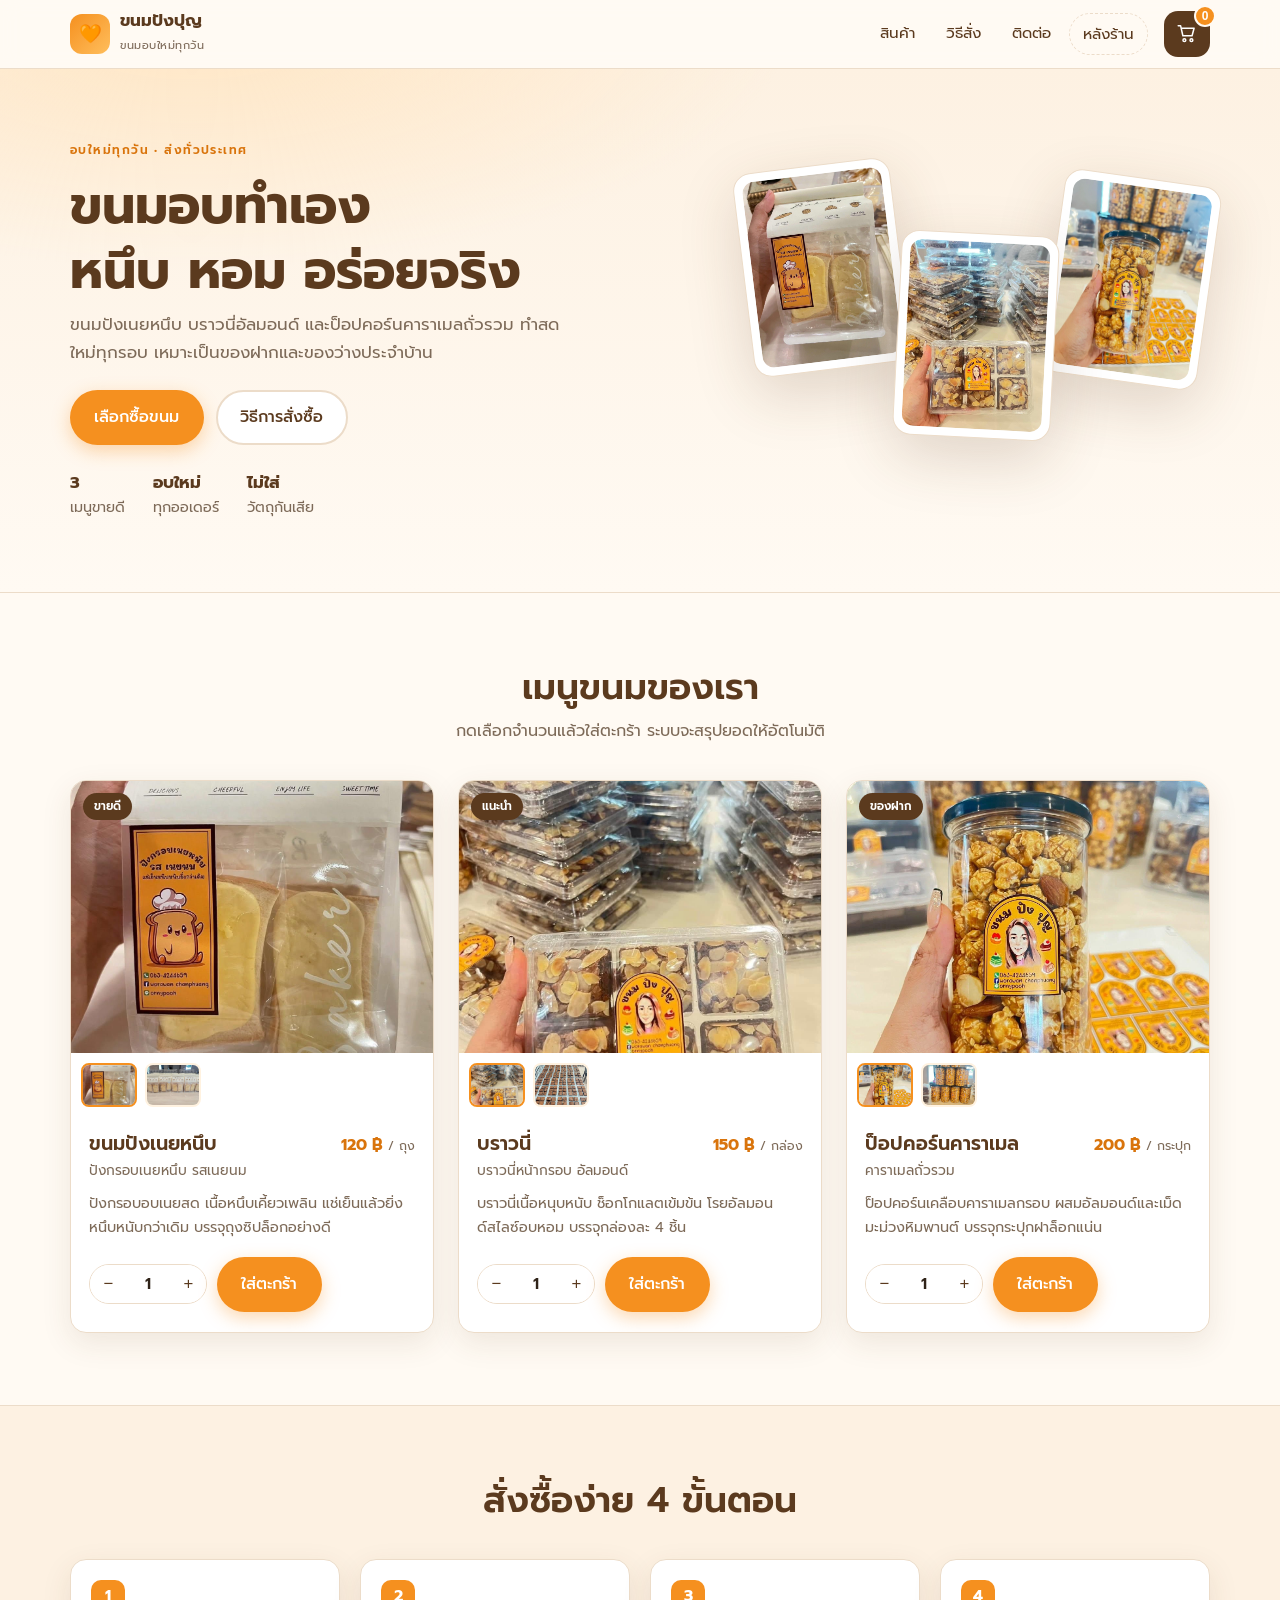
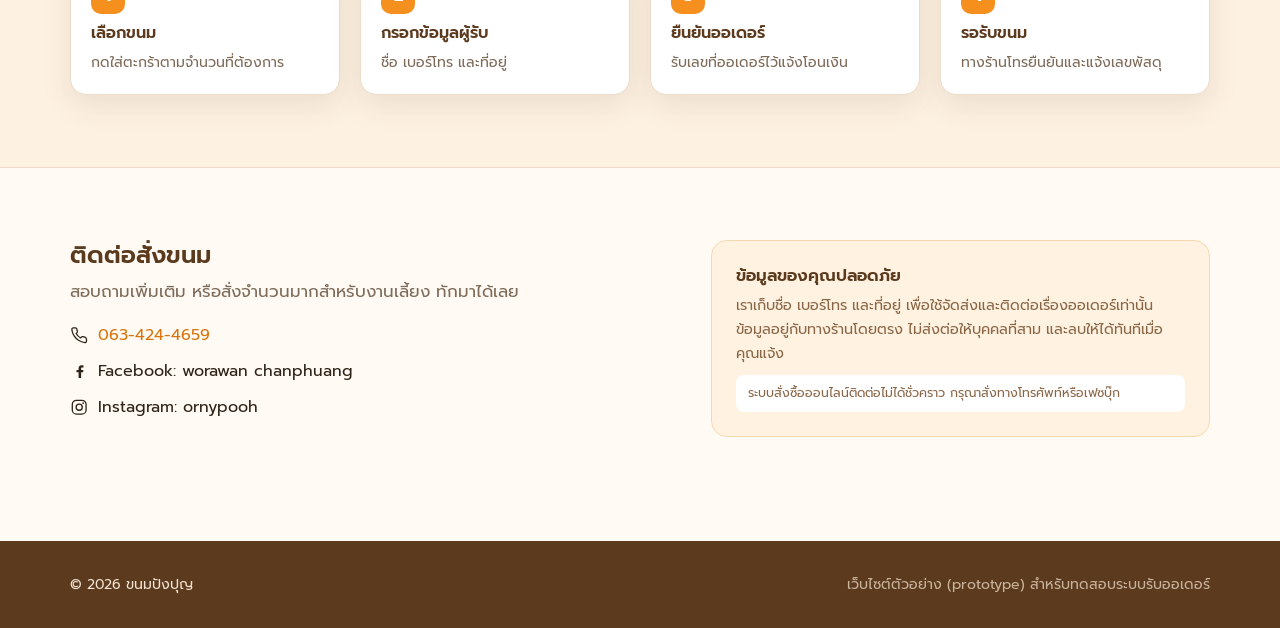
<file: index.html>
<!DOCTYPE html>
<html lang="th">
<head>
  <meta charset="UTF-8" />
  <meta name="viewport" content="width=device-width, initial-scale=1.0" />
  <title>ขนมปังปุญ | ขนมปังเนยหนึบ บราวนี่ ป็อปคอร์นคาราเมล</title>
  <meta name="description" content="สั่งขนมอบใหม่ทุกวัน ขนมปังเนยหนึบ บราวนี่อัลมอนด์ ป็อปคอร์นคาราเมล ส่งทั่วประเทศ" />
  <link rel="preconnect" href="https://fonts.googleapis.com" />
  <link rel="preconnect" href="https://fonts.gstatic.com" crossorigin />
  <link href="https://fonts.googleapis.com/css2?family=Prompt:wght@300;400;500;600;700&display=swap" rel="stylesheet" />
  <link rel="stylesheet" href="css/style.css" />
</head>
<body>
  <a class="skip-link" href="#products">ข้ามไปที่รายการสินค้า</a>

  <header class="site-header">
    <div class="container header-inner">
      <a class="brand" href="#top">
        <span class="brand-mark" aria-hidden="true">🧡</span>
        <span class="brand-text">
          <strong>ขนมปังปุญ</strong>
          <small>ขนมอบใหม่ทุกวัน</small>
        </span>
      </a>

      <nav class="site-nav" aria-label="เมนูหลัก">
        <a href="#products">สินค้า</a>
        <a href="#howto">วิธีสั่ง</a>
        <a href="#contact">ติดต่อ</a>
        <a href="admin.html" class="nav-admin">หลังร้าน</a>
      </nav>

      <button class="cart-button" id="cartButton" aria-label="เปิดตะกร้าสินค้า">
        <svg class="icon" viewBox="0 0 24 24" aria-hidden="true" focusable="false">
          <path d="M2.5 3h2.7l2.6 11.5h10.4l2.3-8.5H6.2" />
          <circle cx="9.5" cy="19.5" r="1.6" />
          <circle cx="17.5" cy="19.5" r="1.6" />
        </svg>
        <span class="cart-count" id="cartCount" aria-live="polite">0</span>
      </button>
    </div>
  </header>

  <main id="top">
    <section class="hero">
      <div class="container hero-inner">
        <div class="hero-copy">
          <p class="eyebrow">อบใหม่ทุกวัน • ส่งทั่วประเทศ</p>
          <h1>ขนมอบทำเอง<br />หนึบ หอม อร่อยจริง</h1>
          <p class="lead">
            ขนมปังเนยหนึบ บราวนี่อัลมอนด์ และป็อปคอร์นคาราเมลถั่วรวม
            ทำสดใหม่ทุกรอบ เหมาะเป็นของฝากและของว่างประจำบ้าน
          </p>
          <div class="hero-actions">
            <a class="btn btn-primary" href="#products">เลือกซื้อขนม</a>
            <a class="btn btn-ghost" href="#howto">วิธีการสั่งซื้อ</a>
          </div>
          <ul class="hero-points">
            <li><strong>3</strong> เมนูขายดี</li>
            <li><strong>อบใหม่</strong> ทุกออเดอร์</li>
            <li><strong>ไม่ใส่</strong> วัตถุกันเสีย</li>
          </ul>
        </div>

        <div class="hero-art" id="heroArt" aria-hidden="true"></div>
      </div>
    </section>

    <section id="products" class="section">
      <div class="container">
        <header class="section-head">
          <h2>เมนูขนมของเรา</h2>
          <p>กดเลือกจำนวนแล้วใส่ตะกร้า ระบบจะสรุปยอดให้อัตโนมัติ</p>
        </header>

        <div class="product-grid" id="productGrid">
        </div>
      </div>
    </section>

    <section id="howto" class="section section-alt">
      <div class="container">
        <header class="section-head">
          <h2>สั่งซื้อง่าย 4 ขั้นตอน</h2>
        </header>
        <ol class="steps">
          <li><span class="step-no">1</span><h3>เลือกขนม</h3><p>กดใส่ตะกร้าตามจำนวนที่ต้องการ</p></li>
          <li><span class="step-no">2</span><h3>กรอกข้อมูลผู้รับ</h3><p>ชื่อ เบอร์โทร และที่อยู่</p></li>
          <li><span class="step-no">3</span><h3>ยืนยันออเดอร์</h3><p>รับเลขที่ออเดอร์ไว้แจ้งโอนเงิน</p></li>
          <li><span class="step-no">4</span><h3>รอรับขนม</h3><p>ทางร้านโทรยืนยันและแจ้งเลขพัสดุ</p></li>
        </ol>
      </div>
    </section>

    <section id="contact" class="section">
      <div class="container contact-grid">
        <div>
          <h2>ติดต่อสั่งขนม</h2>
          <p class="lead">สอบถามเพิ่มเติม หรือสั่งจำนวนมากสำหรับงานเลี้ยง ทักมาได้เลย</p>
          <ul class="contact-list">
            <li>
              <svg class="icon" viewBox="0 0 24 24" aria-hidden="true" focusable="false">
                <path d="M21.5 16.9v2.8a1.9 1.9 0 0 1-2.1 1.9 19 19 0 0 1-8.3-3 18.7 18.7 0 0 1-5.7-5.7 19 19 0 0 1-3-8.4A1.9 1.9 0 0 1 4.3 2.5h2.8a1.9 1.9 0 0 1 1.9 1.6c.1.9.3 1.7.6 2.5a1.9 1.9 0 0 1-.4 2L8 9.8a15.4 15.4 0 0 0 5.8 5.8l1.2-1.2a1.9 1.9 0 0 1 2-.4c.8.3 1.6.5 2.5.6a1.9 1.9 0 0 1 1.6 1.9z" />
              </svg>
              <a href="tel:0634244659">063-424-4659</a>
            </li>
            <li>
              <svg class="icon" viewBox="0 0 24 24" aria-hidden="true" focusable="false">
                <path d="M14.5 21v-7.5h2.6l.4-3h-3V8.6c0-.9.3-1.4 1.5-1.4h1.6V4.5c-.3 0-1.3-.1-2.4-.1-2.4 0-4 1.4-4 4v2.1H8.5v3h2.7V21z" />
              </svg>
              Facebook: worawan chanphuang
            </li>
            <li>
              <svg class="icon" viewBox="0 0 24 24" aria-hidden="true" focusable="false">
                <rect x="3" y="3" width="18" height="18" rx="5.5" />
                <circle cx="12" cy="12" r="4" />
                <circle cx="17.2" cy="6.8" r="1.1" class="icon-dot" />
              </svg>
              Instagram: ornypooh
            </li>
          </ul>
        </div>
        <div class="notice-card">
          <h3>ข้อมูลของคุณปลอดภัย</h3>
          <p>
            เราเก็บชื่อ เบอร์โทร และที่อยู่ เพื่อใช้จัดส่งและติดต่อเรื่องออเดอร์เท่านั้น
            ข้อมูลอยู่กับทางร้านโดยตรง ไม่ส่งต่อให้บุคคลที่สาม
            และลบให้ได้ทันทีเมื่อคุณแจ้ง
          </p>
          <p class="mode-note" id="modeNote">กำลังตรวจสอบการเชื่อมต่อ…</p>
        </div>
      </div>
    </section>
  </main>

  <footer class="site-footer">
    <div class="container footer-inner">
      <p>© <span id="year"></span> ขนมปังปุญ</p>
      <p class="footer-note">เว็บไซต์ตัวอย่าง (prototype) สำหรับทดสอบระบบรับออเดอร์</p>
    </div>
  </footer>

  <div class="overlay" id="overlay" hidden></div>

  <aside class="cart-drawer" id="cartDrawer" aria-label="ตะกร้าสินค้า" aria-hidden="true">
    <header class="drawer-head">
      <h2>ตะกร้าของคุณ</h2>
      <button class="icon-btn" id="closeCart" aria-label="ปิดตะกร้า">
        <svg class="icon" viewBox="0 0 24 24" aria-hidden="true" focusable="false">
          <path d="M6 6l12 12M18 6L6 18" />
        </svg>
      </button>
    </header>

    <div class="drawer-body" id="cartItems">
    </div>

    <footer class="drawer-foot">
      <dl class="summary">
        <div><dt>จำนวนสินค้า</dt><dd id="sumCount">-</dd></div>
        <div class="summary-total"><dt>ยอดที่ต้องจ่าย</dt><dd id="sumTotal">0 ฿</dd></div>
      </dl>
      <button class="btn btn-primary btn-block" id="goCheckout" disabled>สั่งซื้อ / กรอกข้อมูลจัดส่ง</button>
    </footer>
  </aside>

  <div class="modal" id="checkoutModal" role="dialog" aria-modal="true" aria-labelledby="checkoutTitle" hidden>
    <div class="modal-card">
      <header class="modal-head">
        <h2 id="checkoutTitle">ข้อมูลผู้สั่งและการจัดส่ง</h2>
        <button class="icon-btn" id="closeCheckout" aria-label="ปิดหน้าต่าง">
          <svg class="icon" viewBox="0 0 24 24" aria-hidden="true" focusable="false">
            <path d="M6 6l12 12M18 6L6 18" />
          </svg>
        </button>
      </header>

      <form id="checkoutForm" class="modal-body" novalidate>
        <p class="offline-warn" id="offlineWarn" hidden>
          ขณะนี้ระบบสั่งซื้อออนไลน์ติดต่อไม่ได้ กรุณาโทร
          <a href="tel:0634244659">063-424-4659</a> หรือทักเฟซบุ๊ก worawan chanphuang
          เพื่อสั่งขนมได้เลย
        </p>

        <div class="field">
          <label for="fName">ชื่อ-นามสกุล ผู้รับ <span class="req">*</span></label>
          <input id="fName" name="name" type="text" autocomplete="name" required />
          <p class="error" data-error-for="fName"></p>
        </div>

        <div class="field-row">
          <div class="field">
            <label for="fPhone">เบอร์โทร <span class="req">*</span></label>
            <input id="fPhone" name="phone" type="tel" inputmode="tel" autocomplete="tel"
                   placeholder="0812345678" required />
            <p class="error" data-error-for="fPhone"></p>
          </div>
          <div class="field">
            <label for="fEmail">อีเมล (ไม่บังคับ)</label>
            <input id="fEmail" name="email" type="email" autocomplete="email" />
            <p class="error" data-error-for="fEmail"></p>
          </div>
        </div>

        <div class="field" id="addressField">
          <label for="fAddress">ที่อยู่ <span class="req">*</span></label>
          <textarea id="fAddress" name="address" rows="3" autocomplete="street-address" required
                    placeholder="บ้านเลขที่ ถนน แขวง/ตำบล เขต/อำเภอ จังหวัด รหัสไปรษณีย์"></textarea>
          <p class="error" data-error-for="fAddress"></p>
        </div>

        <fieldset class="field">
          <legend>วิธีชำระเงิน <span class="req">*</span></legend>
          <div class="radio-list">
            <label class="radio">
              <input type="radio" name="payment" value="promptpay" checked />
              <span><strong>โอนเงิน / พร้อมเพย์</strong><small>063-424-4659 แจ้งสลิปหลังสั่ง</small></span>
            </label>
            <label class="radio">
              <input type="radio" name="payment" value="cod" />
              <span><strong>เก็บเงินปลายทาง</strong><small>จ่ายตอนได้รับของ</small></span>
            </label>
          </div>
        </fieldset>

        <div class="field">
          <label for="fNote">หมายเหตุถึงร้าน (ไม่บังคับ)</label>
          <textarea id="fNote" name="note" rows="2" placeholder="เช่น ขอส่งวันศุกร์ / ไม่ใส่ถั่ว"></textarea>
        </div>

        <label class="checkbox">
          <input type="checkbox" id="fConsent" required />
          <span>ยินยอมให้ร้านเก็บชื่อ เบอร์โทร และที่อยู่ เพื่อใช้จัดส่งและติดต่อเรื่องออเดอร์ <span class="req">*</span></span>
        </label>
        <p class="error" data-error-for="fConsent"></p>

        <div class="order-recap" id="orderRecap"></div>

        <p class="error error-form" id="formError"></p>

        <button type="submit" class="btn btn-primary btn-block" id="submitOrder">ยืนยันสั่งซื้อ</button>
        <button type="button" class="btn btn-ghost btn-block" id="copyFallback" hidden>
          คัดลอกรายละเอียดไปส่งทางแชต
        </button>
      </form>
    </div>
  </div>

  <div class="modal" id="successModal" role="dialog" aria-modal="true" aria-labelledby="successTitle" hidden>
    <div class="modal-card modal-card-sm">
      <div class="success-body">
        <div class="success-icon" aria-hidden="true">
          <svg viewBox="0 0 24 24" focusable="false">
            <circle cx="12" cy="12" r="9.5" />
            <path d="M7.5 12.4l3.2 3.2 5.8-6.6" />
          </svg>
        </div>
        <h2 id="successTitle">รับออเดอร์แล้ว ขอบคุณค่ะ</h2>
        <p class="order-id" id="successOrderId"></p>
        <div class="success-detail" id="successDetail"></div>
        <div class="success-actions">
          <button class="btn btn-ghost" id="copyOrder">คัดลอกรายละเอียด</button>
          <button class="btn btn-primary" id="closeSuccess">เรียบร้อย</button>
        </div>
      </div>
    </div>
  </div>

  <div class="toast" id="toast" role="status" aria-live="polite" hidden></div>

  <script src="js/config.js"></script>
  <script src="js/products.js"></script>
  <script src="js/store.js"></script>
  <script src="js/shop.js"></script>
</body>
</html>
</file>
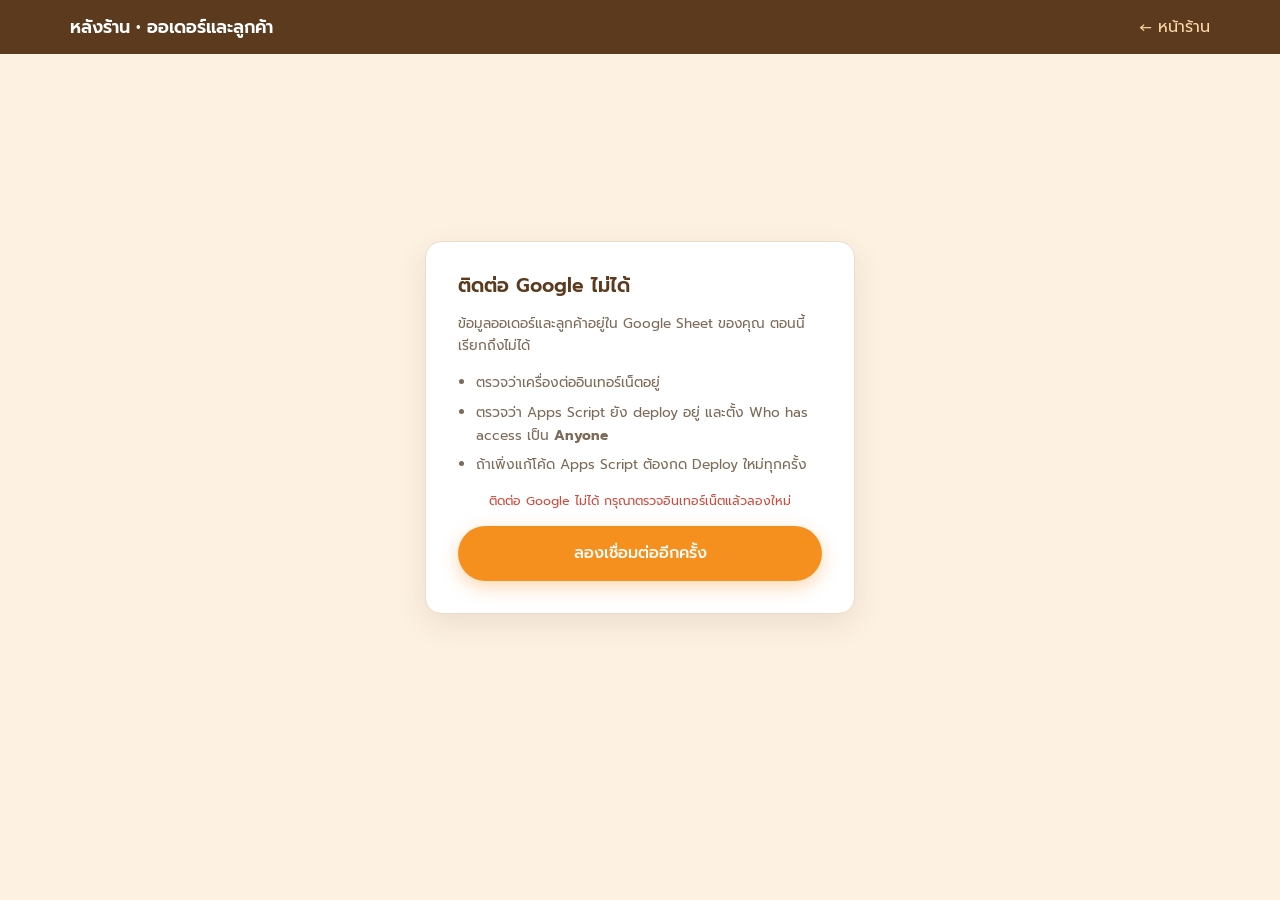
<file: admin.html>
<!DOCTYPE html>
<html lang="th">
<head>
  <meta charset="UTF-8" />
  <meta name="viewport" content="width=device-width, initial-scale=1.0" />
  <title>หลังร้าน | ขนมปังปุญ</title>
  <meta name="robots" content="noindex, nofollow" />
  <meta name="referrer" content="same-origin" />
  <link rel="preconnect" href="https://fonts.googleapis.com" />
  <link rel="preconnect" href="https://fonts.gstatic.com" crossorigin />
  <link href="https://fonts.googleapis.com/css2?family=Prompt:wght@300;400;500;600;700&display=swap" rel="stylesheet" />
  <link rel="stylesheet" href="css/style.css" />
</head>
<body class="admin-body">
  <header class="admin-header">
    <div class="container">
      <h1>หลังร้าน • ออเดอร์และลูกค้า</h1>
      <span class="spacer"></span>
      <span class="user-chip" id="userChip" hidden>
        <svg class="icon" viewBox="0 0 24 24" aria-hidden="true" focusable="false">
          <path d="M20 21v-1.8a4 4 0 0 0-4-4H8a4 4 0 0 0-4 4V21" />
          <circle cx="12" cy="7.5" r="3.8" />
        </svg>
        <strong id="userName"></strong>
      </span>
      <button class="btn btn-ghost btn-sm" id="logoutBtn" hidden>ออกจากระบบ</button>
      <a href="index.html" id="backLink">← หน้าร้าน</a>
    </div>
  </header>

  <section class="auth-screen" id="loadingScreen">
    <div class="auth-card">
      <p class="auth-loading">กำลังตรวจสอบสิทธิ์…</p>
    </div>
  </section>

  <section class="auth-screen" id="configScreen" hidden>
    <div class="auth-card">
      <span class="auth-badge">ต้องตั้งค่าก่อนใช้</span>
      <h2>ยังไม่ได้เชื่อมกับ Google Sheet</h2>
      <p class="auth-note">
        เว็บนี้เก็บข้อมูลไว้ใน Google Sheet ของคุณ ผ่าน Google Apps Script
        ต้องนำลิงก์ Web app มาใส่ในไฟล์ <code>js/config.js</code> ก่อน
      </p>
      <pre class="code-block">window.KHANOM_CONFIG = {
  apiUrl: 'https://script.google.com/macros/s/xxxx/exec'
};</pre>
      <p class="auth-note">
        ขั้นตอนละเอียดอยู่ในไฟล์ <code>apps-script/SETUP.md</code> ทำครั้งเดียวจบ
      </p>
      <button class="btn btn-primary btn-block" id="retryBtn2">ตั้งค่าแล้ว ลองอีกครั้ง</button>
    </div>
  </section>

  <section class="auth-screen" id="offlineScreen" hidden>
    <div class="auth-card">
      <h2>ติดต่อ Google ไม่ได้</h2>
      <p class="auth-note">
        ข้อมูลออเดอร์และลูกค้าอยู่ใน Google Sheet ของคุณ ตอนนี้เรียกถึงไม่ได้
      </p>
      <ul class="info-list">
        <li>ตรวจว่าเครื่องต่ออินเทอร์เน็ตอยู่</li>
        <li>ตรวจว่า Apps Script ยัง deploy อยู่ และตั้ง Who has access เป็น <strong>Anyone</strong></li>
        <li>ถ้าเพิ่งแก้โค้ด Apps Script ต้องกด Deploy ใหม่ทุกครั้ง</li>
      </ul>
      <p class="error error-form" id="offlineDetail"></p>
      <button class="btn btn-primary btn-block" id="retryBtn">ลองเชื่อมต่ออีกครั้ง</button>
    </div>
  </section>

  <section class="auth-screen" id="setupScreen" hidden>
    <form class="auth-card" id="setupForm" novalidate autocomplete="off">
      <span class="auth-badge">ตั้งค่าครั้งแรก</span>
      <h2>สร้างบัญชีผู้ดูแลร้าน</h2>
      <p class="auth-note">
        ยังไม่มีบัญชีในระบบ ตั้งชื่อผู้ใช้และรหัสผ่านของคุณเพื่อใช้เข้าหลังร้าน
        รหัสผ่านถูกเก็บแบบเข้ารหัสทางเดียว (PBKDF2-SHA256) ไว้ใน Script Properties
        ของ Apps Script ไม่ได้อยู่ใน Google Sheet และไม่ได้อยู่ในโค้ดบน GitHub
      </p>
      <p class="auth-note auth-warn">
        ทำขั้นนี้ทันทีหลัง deploy เพราะระหว่างที่ยังไม่มีบัญชี
        ใครที่รู้ลิงก์เว็บสามารถชิงตั้งบัญชีก่อนได้
      </p>

      <div class="field">
        <label for="setupUser">ชื่อผู้ใช้</label>
        <input type="text" id="setupUser" autocomplete="username" placeholder="เช่น worawan" required />
        <p class="field-hint">ยาว 3-40 ตัว ใช้ a-z 0-9 . _ - เท่านั้น</p>
      </div>

      <div class="field">
        <label for="setupPass">รหัสผ่าน</label>
        <input type="password" id="setupPass" autocomplete="new-password" required />
        <p class="field-hint">อย่างน้อย 8 ตัว มีทั้งตัวอักษรและตัวเลข</p>
      </div>

      <div class="field">
        <label for="setupPass2">ยืนยันรหัสผ่าน</label>
        <input type="password" id="setupPass2" autocomplete="new-password" required />
      </div>

      <p class="error error-form" id="setupError"></p>
      <button type="submit" class="btn btn-primary btn-block" id="setupSubmit">สร้างบัญชีและเข้าใช้งาน</button>
      <p class="auth-note">
        ถ้าลืมรหัส เปิดหน้า Apps Script แล้วสั่ง Run ฟังก์ชัน
        <code>resetAdminAccount</code> เพื่อตั้งใหม่ ออเดอร์ใน Sheet ไม่หาย
      </p>
    </form>
  </section>

  <section class="auth-screen" id="loginScreen" hidden>
    <form class="auth-card" id="loginForm" novalidate>
      <div class="auth-logo" aria-hidden="true">🧡</div>
      <h2>เข้าสู่ระบบหลังร้าน</h2>
      <p class="auth-note">สำหรับเจ้าของร้านเท่านั้น</p>

      <div class="field">
        <label for="loginUser">ชื่อผู้ใช้</label>
        <input type="text" id="loginUser" autocomplete="username" required />
      </div>

      <div class="field">
        <label for="loginPass">รหัสผ่าน</label>
        <div class="password-wrap">
          <input type="password" id="loginPass" autocomplete="current-password" required />
          <button type="button" class="peek-btn" id="peekPass" aria-label="แสดงรหัสผ่าน">
            <svg class="icon" viewBox="0 0 24 24" aria-hidden="true" focusable="false">
              <path d="M2 12s3.6-6.5 10-6.5S22 12 22 12s-3.6 6.5-10 6.5S2 12 2 12z" />
              <circle cx="12" cy="12" r="2.8" />
            </svg>
          </button>
        </div>
      </div>

      <p class="error error-form" id="loginError"></p>
      <button type="submit" class="btn btn-primary btn-block" id="loginSubmit">เข้าสู่ระบบ</button>
      <p class="auth-note">ลองรหัสผิดเกิน 8 ครั้งจะถูกพักการล็อกอิน 15 นาที</p>
    </form>
  </section>

  <main class="container" id="adminMain" hidden style="padding-block:1.5rem 3rem">
    <div class="stat-grid">
      <div class="stat"><p class="stat-label">ออเดอร์ทั้งหมด</p><p class="stat-value" id="statOrders">0</p></div>
      <div class="stat"><p class="stat-label">ยอดขายรวม</p><p class="stat-value" id="statRevenue">0 ฿</p></div>
      <div class="stat"><p class="stat-label">ลูกค้าทั้งหมด</p><p class="stat-value" id="statCustomers">0</p></div>
      <div class="stat"><p class="stat-label">รอดำเนินการ</p><p class="stat-value" id="statPending">0</p></div>
    </div>

    <div class="admin-tabs" role="tablist">
      <button class="admin-tab" role="tab" id="tabOrders" aria-selected="true" aria-controls="panelOrders">ออเดอร์</button>
      <button class="admin-tab" role="tab" id="tabCustomers" aria-selected="false" aria-controls="panelCustomers">ลูกค้า</button>
      <button class="admin-tab" role="tab" id="tabProducts" aria-selected="false" aria-controls="panelProducts">ยอดตามสินค้า</button>
      <button class="admin-tab" role="tab" id="tabAccount" aria-selected="false" aria-controls="panelAccount">บัญชีของฉัน</button>
    </div>

    <section id="panelOrders" role="tabpanel" aria-labelledby="tabOrders">
      <div class="toolbar">
        <input type="search" id="orderSearch" placeholder="ค้นหา เลขออเดอร์ / ชื่อ / เบอร์โทร" aria-label="ค้นหาออเดอร์" />
        <select id="statusFilter" aria-label="กรองตามสถานะ">
          <option value="">ทุกสถานะ</option>
          <option value="new">ใหม่</option>
          <option value="paid">ชำระแล้ว</option>
          <option value="shipped">ส่งแล้ว</option>
          <option value="done">เสร็จสิ้น</option>
          <option value="cancelled">ยกเลิก</option>
        </select>
        <span class="spacer"></span>
        <button class="btn btn-ghost btn-sm" id="refreshBtn">โหลดใหม่</button>
        <button class="btn btn-ghost btn-sm" id="exportOrders">ส่งออก CSV</button>
      </div>

      <div class="table-wrap">
        <table>
          <thead>
            <tr>
              <th>เลขออเดอร์</th>
              <th>วันที่</th>
              <th>ลูกค้า</th>
              <th>รายการ</th>
              <th class="num">จำนวน</th>
              <th class="num">ยอดที่ต้องจ่าย</th>
              <th>วิธีชำระ</th>
              <th>สถานะ</th>
              <th>จัดการ</th>
            </tr>
          </thead>
          <tbody id="orderRows">
            <tr><td colspan="9" class="empty-row">กำลังโหลด…</td></tr>
          </tbody>
        </table>
      </div>
    </section>

    <section id="panelCustomers" role="tabpanel" aria-labelledby="tabCustomers" hidden>
      <div class="toolbar">
        <input type="search" id="customerSearch" placeholder="ค้นหา ชื่อ / เบอร์โทร" aria-label="ค้นหาลูกค้า" />
        <span class="spacer"></span>
        <button class="btn btn-ghost btn-sm" id="exportCustomers">ส่งออก CSV</button>
      </div>

      <div class="table-wrap">
        <table>
          <thead>
            <tr>
              <th>ชื่อ</th>
              <th>เบอร์โทร</th>
              <th>อีเมล</th>
              <th>ที่อยู่</th>
              <th class="num">ครั้ง</th>
              <th class="num">ยอดสะสม</th>
              <th>สินค้าที่ซื้อสะสม</th>
              <th>ซื้อล่าสุด</th>
            </tr>
          </thead>
          <tbody id="customerRows">
            <tr><td colspan="8" class="empty-row">กำลังโหลด…</td></tr>
          </tbody>
        </table>
      </div>
    </section>

    <section id="panelProducts" role="tabpanel" aria-labelledby="tabProducts" hidden>
      <div class="table-wrap">
        <table>
          <thead>
            <tr>
              <th>สินค้า</th>
              <th class="num">ราคา/หน่วย</th>
              <th class="num">จำนวนที่ขายได้</th>
              <th class="num">ยอดขาย</th>
            </tr>
          </thead>
          <tbody id="productRows"></tbody>
        </table>
      </div>
    </section>

    <section id="panelAccount" role="tabpanel" aria-labelledby="tabAccount" hidden>
      <div class="panel-grid">
        <form class="panel-card" id="passwordForm" novalidate autocomplete="off">
          <h3>เปลี่ยนรหัสผ่าน</h3>
          <p class="auth-note">เปลี่ยนแล้วระบบจะออกจากระบบทุกอุปกรณ์ ต้องล็อกอินใหม่</p>

          <div class="field">
            <label for="curPass">รหัสผ่านเดิม</label>
            <input type="password" id="curPass" autocomplete="current-password" required />
          </div>
          <div class="field">
            <label for="newPass">รหัสผ่านใหม่</label>
            <input type="password" id="newPass" autocomplete="new-password" required />
            <p class="field-hint">อย่างน้อย 8 ตัว มีทั้งตัวอักษรและตัวเลข</p>
          </div>
          <div class="field">
            <label for="newPass2">ยืนยันรหัสผ่านใหม่</label>
            <input type="password" id="newPass2" autocomplete="new-password" required />
          </div>

          <p class="error error-form" id="passwordError"></p>
          <button type="submit" class="btn btn-primary btn-block" id="passwordSubmit">บันทึกรหัสผ่านใหม่</button>
        </form>

        <div class="panel-card">
          <h3>ข้อมูลของคุณเก็บที่ไหน</h3>
          <ul class="info-list">
            <li>ออเดอร์และลูกค้าอยู่ใน <strong>Google Sheet ของบัญชี Google คุณ</strong> ที่ชีต <code>Orders</code> และ <code>Customers</code></li>
            <li>เปิด Sheet ดูหรือแก้เองได้ตลอด และแชร์ให้ใครก็เท่าที่คุณกดแชร์</li>
            <li>รหัสผ่านเก็บเป็น hash PBKDF2-SHA256 พร้อม salt สุ่ม ใน Script Properties ไม่ได้อยู่ใน Sheet</li>
            <li>เบราว์เซอร์ของลูกค้าเก็บแค่ตะกร้าของตัวเอง ไม่มีข้อมูลลูกค้ารายอื่น</li>
            <li>เซสชันล็อกอินหมดอายุใน 7 วัน และหลุดเมื่อปิดแท็บ</li>
          </ul>
          <h3 style="margin-top:1.25rem">สำรองข้อมูล</h3>
          <p class="auth-note">
            ใน Google Sheet กด File → Make a copy เก็บไว้เป็นระยะ
            หรือกดส่งออก CSV จากแท็บออเดอร์และลูกค้าในหน้านี้
          </p>
        </div>
      </div>
    </section>
  </main>

  <div class="toast" id="toast" role="status" aria-live="polite" hidden></div>

  <script src="js/config.js"></script>
  <script src="js/products.js"></script>
  <script src="js/store.js"></script>
  <script src="js/admin.js"></script>
  <script src="js/auth.js"></script>
</body>
</html>
</file>
<file: css/style.css>
:root {
  --orange: #f5901f;
  --orange-dark: #d9740c;
  --orange-soft: #fff2e0;
  --brown: #5b3a1e;
  --brown-soft: #8a6647;
  --cream: #fffaf3;
  --cream-2: #fdf1e2;
  --ink: #2f2318;
  --muted: #7d6a58;
  --line: #ecdcc9;
  --green: #2f9e5f;
  --red: #d04b3c;
  --blue: #3574c4;

  --radius: 16px;
  --radius-sm: 10px;
  --shadow: 0 10px 30px rgba(91, 58, 30, .10);
  --shadow-lg: 0 20px 60px rgba(91, 58, 30, .18);
  --container: 1140px;
}

* { box-sizing: border-box; }

html { scroll-behavior: smooth; }

body {
  margin: 0;
  font-family: 'Prompt', 'Segoe UI', system-ui, sans-serif;
  color: var(--ink);
  background: var(--cream);
  line-height: 1.65;
  -webkit-font-smoothing: antialiased;
}

h1, h2, h3, h4 { line-height: 1.25; margin: 0 0 .5rem; font-weight: 600; }
p { margin: 0 0 1rem; }
a { color: var(--orange-dark); text-decoration: none; }
a:hover { text-decoration: underline; }
img { max-width: 100%; display: block; }

/* ต้องมี !important เพราะกฎคลาสด้านล่างที่ตั้ง display (.modal, .auth-screen, .btn)
   จะทับการซ่อนของแอตทริบิวต์ hidden ทำให้ modal เปิดค้างคลุมทั้งหน้าจนกดอะไรไม่ได้ */
[hidden] { display: none !important; }

.container { width: min(100% - 2.5rem, var(--container)); margin-inline: auto; }

.skip-link {
  position: absolute; left: -999px; top: 0; z-index: 200;
  background: var(--brown); color: #fff; padding: .6rem 1rem; border-radius: 0 0 8px 0;
}
.skip-link:focus { left: 0; }

:focus-visible { outline: 3px solid var(--orange); outline-offset: 2px; }

.icon {
  width: 1.15em; height: 1.15em; flex: none;
  fill: none; stroke: currentColor; stroke-width: 1.7;
  stroke-linecap: round; stroke-linejoin: round;
}

.icon .icon-dot { fill: currentColor; stroke: none; }

.contact-list li:nth-child(2) .icon { fill: currentColor; stroke: none; }

.btn {
  display: inline-flex; align-items: center; justify-content: center; gap: .5rem;
  font: inherit; font-weight: 500;
  padding: .75rem 1.4rem;
  border-radius: 999px;
  border: 2px solid transparent;
  cursor: pointer;
  transition: transform .15s ease, background .2s ease, box-shadow .2s ease;
  text-decoration: none;
}
.btn:hover { text-decoration: none; transform: translateY(-1px); }
.btn:active { transform: translateY(0); }
.btn:disabled { opacity: .5; cursor: not-allowed; transform: none; }

.btn-primary { background: var(--orange); color: #fff; box-shadow: 0 6px 18px rgba(245, 144, 31, .35); }
.btn-primary:hover:not(:disabled) { background: var(--orange-dark); }

.btn-ghost { background: #fff; color: var(--brown); border-color: var(--line); }
.btn-ghost:hover { background: var(--orange-soft); }

.btn-block { width: 100%; }

.btn-sm { padding: .4rem .9rem; font-size: .875rem; }

.icon-btn {
  background: transparent; border: 0; font-size: 1.25rem; cursor: pointer;
  color: var(--brown); width: 2.25rem; height: 2.25rem; border-radius: 50%;
  display: grid; place-items: center;
}
.icon-btn:hover { background: var(--orange-soft); }

.site-header {
  position: sticky; top: 0; z-index: 60;
  background: rgba(255, 250, 243, .92);
  backdrop-filter: blur(10px);
  border-bottom: 1px solid var(--line);
}
.header-inner { display: flex; align-items: center; gap: 1rem; min-height: 68px; }

.brand { display: flex; align-items: center; gap: .6rem; color: var(--brown); }
.brand:hover { text-decoration: none; }
.brand-mark {
  width: 40px; height: 40px; border-radius: 12px; display: grid; place-items: center;
  background: linear-gradient(135deg, var(--orange), #ffbe5c); font-size: 1.15rem;
  flex: none;
}
.brand-text strong { display: block; font-size: 1.05rem; line-height: 1.2; }
.brand-text small { color: var(--muted); font-size: .7rem; letter-spacing: .04em; text-transform: uppercase; }

.site-nav { margin-left: auto; display: flex; gap: .35rem; }
.site-nav a {
  color: var(--brown); padding: .45rem .8rem; border-radius: 999px; font-size: .95rem;
}
.site-nav a:hover { background: var(--orange-soft); text-decoration: none; }
.nav-admin { border: 1px dashed var(--line); }

.cart-button {
  position: relative; background: var(--brown); color: #fff; border: 0;
  width: 46px; height: 46px; border-radius: 14px; font-size: 1.15rem; cursor: pointer;
  display: grid; place-items: center;
}
.cart-button:hover { background: #45290f; }
.cart-count {
  position: absolute; top: -6px; right: -6px; min-width: 22px; height: 22px;
  background: var(--orange); color: #fff; border-radius: 999px;
  font-size: .75rem; font-weight: 600; display: grid; place-items: center;
  border: 2px solid var(--cream); padding: 0 3px;
}

.hero {
  background: radial-gradient(1000px 420px at 15% -10%, #ffe6c4 0%, transparent 60%),
              linear-gradient(180deg, var(--cream-2), var(--cream));
  padding: clamp(2.5rem, 6vw, 4.5rem) 0;
  border-bottom: 1px solid var(--line);
}
.hero-inner { display: grid; grid-template-columns: 1.15fr .85fr; gap: 2.5rem; align-items: center; }

.eyebrow {
  text-transform: uppercase; letter-spacing: .12em; font-size: .75rem; font-weight: 600;
  color: var(--orange-dark); margin-bottom: .75rem;
}
.hero h1 { font-size: clamp(2rem, 4.6vw, 3.25rem); font-weight: 700; color: var(--brown); }
.lead { font-size: 1.05rem; color: var(--muted); max-width: 46ch; }

.hero-actions { display: flex; gap: .75rem; flex-wrap: wrap; margin: 1.5rem 0; }

.hero-points {
  list-style: none; padding: 0; margin: 0; display: flex; gap: 1.75rem; flex-wrap: wrap;
  font-size: .9rem; color: var(--muted);
}
.hero-points strong { display: block; color: var(--brown); font-size: 1.05rem; }

.hero-art { position: relative; height: 340px; }
.hero-card {
  position: absolute; width: 158px; border-radius: 18px;
  background: #fff; border: 1px solid var(--line); box-shadow: var(--shadow-lg);
  padding: 8px;
  transition: transform .25s ease, box-shadow .25s ease;
}
.hero-card-media {
  position: relative; aspect-ratio: 3 / 4;
  border-radius: 12px; overflow: hidden; background: var(--orange-soft);
}
.hero-card-media img { width: 100%; height: 100%; object-fit: cover; }
.hero-card-media .img-placeholder { font-size: 2.2rem; }
.hero-card-media .img-placeholder small { display: none; }
.hero-card-1 { top: 4px; left: 0; transform: rotate(-7deg); }
.hero-card-2 { top: 72px; left: 33%; transform: rotate(3deg); z-index: 2; }
.hero-card-3 { top: 16px; right: 0; transform: rotate(8deg); }
.hero-card:hover { transform: rotate(0deg) scale(1.05); z-index: 3; }

.section { padding: clamp(2.5rem, 6vw, 4.5rem) 0; }
.section-alt { background: var(--cream-2); border-block: 1px solid var(--line); }
.section-head { text-align: center; margin-bottom: 2.25rem; }
.section-head h2 { font-size: clamp(1.6rem, 3.2vw, 2.25rem); color: var(--brown); }
.section-head p { color: var(--muted); margin: 0; }

.product-grid {
  display: grid; gap: 1.5rem;
  grid-template-columns: repeat(auto-fit, minmax(300px, 1fr));
}

.product-card {
  background: #fff; border: 1px solid var(--line); border-radius: var(--radius);
  overflow: hidden; display: flex; flex-direction: column; box-shadow: var(--shadow);
  transition: transform .2s ease, box-shadow .2s ease;
}
.product-card:hover { transform: translateY(-4px); box-shadow: var(--shadow-lg); }

.gallery { position: relative; background: var(--orange-soft); }
.gallery-main { aspect-ratio: 4 / 3; position: relative; overflow: hidden; }
.gallery-main img { width: 100%; height: 100%; object-fit: cover; }

.img-placeholder {
  position: absolute; inset: 0;
  display: grid; place-items: center; align-content: center; gap: .35rem;
  background: linear-gradient(135deg, #ffe4bd, #fff6e8);
  color: var(--brown-soft); font-size: 3.5rem;
}

.frame-img { opacity: 0; transition: opacity .25s ease; }
.frame-img.is-loaded { opacity: 1; }

.img-placeholder .ph-icon {
  width: 1em; height: 1em;
  fill: none; stroke: currentColor; stroke-width: 1.5;
  stroke-linecap: round; stroke-linejoin: round; opacity: .55;
}
.img-placeholder small { font-size: .75rem; letter-spacing: .03em; }

.badge {
  position: absolute; top: .75rem; left: .75rem; z-index: 3;
  background: var(--brown); color: #fff; font-size: .72rem; font-weight: 600;
  padding: .25rem .7rem; border-radius: 999px;
}

.thumbs { display: flex; gap: .5rem; padding: .6rem; background: #fff; }
.thumb {
  width: 56px; height: 44px; border-radius: 8px; overflow: hidden; position: relative;
  border: 2px solid transparent; padding: 0; cursor: pointer; background: var(--orange-soft);
}

.thumb-inner { position: absolute; inset: 0; }
.thumb img { width: 100%; height: 100%; object-fit: cover; }
.thumb[aria-current="true"] { border-color: var(--orange); }
.thumb .img-placeholder { font-size: 1.1rem; }
.thumb .img-placeholder small { display: none; }

.product-body { padding: 1rem 1.15rem 1.25rem; display: flex; flex-direction: column; flex: 1; }
.product-title { display: flex; justify-content: space-between; align-items: baseline; gap: .75rem; }
.product-title h3 { font-size: 1.2rem; margin: 0; color: var(--brown); }
.price { font-weight: 700; color: var(--orange-dark); white-space: nowrap; }
.price small { font-weight: 400; color: var(--muted); font-size: .78rem; }

.product-sub { color: var(--muted); font-size: .85rem; margin: .1rem 0 .6rem; }
.product-desc { font-size: .9rem; color: var(--muted); margin-bottom: .75rem; }

.product-actions { margin-top: auto; padding-top: .35rem; display: flex; gap: .6rem; align-items: center; }

.qty {
  display: inline-flex; align-items: center; border: 1px solid var(--line);
  border-radius: 999px; overflow: hidden; background: #fff;
}
.qty button {
  width: 36px; height: 38px; border: 0; background: #fff; cursor: pointer;
  font-size: 1.05rem; color: var(--brown);
}
.qty button:hover { background: var(--orange-soft); }
.qty input {
  width: 44px; height: 38px; border: 0; text-align: center; font: inherit;
  font-weight: 600; color: var(--ink); -moz-appearance: textfield;
}
.qty input::-webkit-outer-spin-button, .qty input::-webkit-inner-spin-button { -webkit-appearance: none; margin: 0; }

.steps {
  list-style: none; padding: 0; margin: 0; display: grid; gap: 1.25rem;
  grid-template-columns: repeat(auto-fit, minmax(220px, 1fr)); counter-reset: s;
}
.steps li {
  background: #fff; border: 1px solid var(--line); border-radius: var(--radius);
  padding: 1.25rem; box-shadow: var(--shadow);
}
.step-no {
  display: grid; place-items: center; width: 34px; height: 34px; border-radius: 10px;
  background: var(--orange); color: #fff; font-weight: 700; margin-bottom: .6rem;
}
.steps h3 { font-size: 1rem; color: var(--brown); }
.steps p { margin: 0; font-size: .88rem; color: var(--muted); }

.contact-grid { display: grid; grid-template-columns: 1.1fr .9fr; gap: 2rem; align-items: start; }
.contact-grid h2 { color: var(--brown); }
.contact-list { list-style: none; padding: 0; margin: 0; display: grid; gap: .6rem; }
.contact-list li { display: flex; gap: .6rem; align-items: center; }

.notice-card {
  background: var(--orange-soft); border: 1px solid #f7d9b0; border-radius: var(--radius);
  padding: 1.5rem;
}
.notice-card h3 { color: var(--brown); font-size: 1.05rem; }
.notice-card p { font-size: .9rem; color: var(--brown-soft); margin-bottom: .6rem; }
.mode-note {
  font-size: .78rem !important; color: var(--brown-soft); background: #fff;
  border-radius: 8px; padding: .5rem .7rem; margin: 0 !important;
}

.site-footer { background: var(--brown); color: #f3e3d2; padding: 2rem 0; margin-top: 2rem; }
.footer-inner { display: flex; justify-content: space-between; gap: 1rem; flex-wrap: wrap; }
.site-footer p { margin: 0; font-size: .88rem; }
.footer-note { color: #c9b39c; }

.overlay {
  position: fixed; inset: 0; background: rgba(47, 35, 24, .5); z-index: 80;
  animation: fade .2s ease;
}
@keyframes fade { from { opacity: 0 } to { opacity: 1 } }

.cart-drawer {
  position: fixed; top: 0; right: 0; height: 100%; width: min(420px, 100%);
  background: var(--cream); z-index: 90; display: flex; flex-direction: column;
  box-shadow: var(--shadow-lg); transform: translateX(100%);
  transition: transform .25s ease; visibility: hidden;
}
.cart-drawer.open { transform: translateX(0); visibility: visible; }

.drawer-head {
  display: flex; align-items: center; justify-content: space-between;
  padding: 1rem 1.25rem; border-bottom: 1px solid var(--line); background: #fff;
}
.drawer-head h2 { margin: 0; font-size: 1.1rem; color: var(--brown); }

.drawer-body { flex: 1; overflow-y: auto; padding: 1rem 1.25rem; }

.cart-empty { text-align: center; color: var(--muted); padding: 2.5rem 1rem; }
.cart-empty p { margin: 0 0 .35rem; }
.cart-empty-hint { font-size: .85rem; }

.cart-empty-thumbs { display: flex; justify-content: center; margin-bottom: 1.1rem; }
.cart-empty-thumb {
  width: 68px; height: 68px; border-radius: 50%; overflow: hidden; position: relative;
  background: var(--orange-soft); border: 3px solid #fff; box-shadow: var(--shadow);
  font-size: 1.5rem;
}
.cart-empty-thumb + .cart-empty-thumb { margin-left: -14px; }
.cart-empty-thumb img { width: 100%; height: 100%; object-fit: cover; }
.cart-empty-thumb .img-placeholder small { display: none; }

.cart-line {
  display: grid; grid-template-columns: 56px 1fr auto; gap: .75rem;
  padding: .85rem 0; border-bottom: 1px dashed var(--line); align-items: center;
}
.cart-thumb {
  width: 56px; height: 56px; border-radius: 10px; overflow: hidden;
  background: var(--orange-soft); position: relative; display: grid; place-items: center;
  font-size: 1.5rem;
}
.cart-thumb img { width: 100%; height: 100%; object-fit: cover; }
.cart-thumb .img-placeholder { font-size: 1.6rem; }
.cart-thumb .img-placeholder small { display: none; }
.cart-line-name { font-weight: 500; font-size: .95rem; color: var(--brown); }
.cart-line-meta { font-size: .8rem; color: var(--muted); }
.cart-line-right { text-align: right; display: grid; gap: .3rem; justify-items: end; }
.cart-line-price { font-weight: 600; color: var(--orange-dark); font-size: .95rem; }
.link-remove {
  background: none; border: 0; color: var(--red); font-size: .78rem; cursor: pointer; padding: 0;
  text-decoration: underline;
}

.drawer-foot { border-top: 1px solid var(--line); padding: 1rem 1.25rem 1.25rem; background: #fff; }
.summary { margin: 0 0 .75rem; display: grid; gap: .35rem; }
.summary > div { display: flex; justify-content: space-between; font-size: .9rem; color: var(--muted); }
.summary dt, .summary dd { margin: 0; }
.summary-total { font-size: 1.05rem !important; font-weight: 700; color: var(--brown) !important; padding-top: .5rem; border-top: 1px solid var(--line); }

.modal {
  position: fixed; inset: 0; z-index: 100; background: rgba(47, 35, 24, .55);
  display: grid; place-items: center; padding: 1rem; overflow-y: auto;
  animation: fade .2s ease;
}
.modal-card {
  background: var(--cream); border-radius: var(--radius); width: min(620px, 100%);
  box-shadow: var(--shadow-lg); max-height: min(92vh, 900px); display: flex; flex-direction: column;
  animation: pop .22s ease;
}
.modal-card-sm { width: min(440px, 100%); }
@keyframes pop { from { opacity: 0; transform: translateY(12px) scale(.98) } to { opacity: 1; transform: none } }

.modal-head {
  display: flex; justify-content: space-between; align-items: center; gap: 1rem;
  padding: 1rem 1.35rem; border-bottom: 1px solid var(--line); background: #fff;
  border-radius: var(--radius) var(--radius) 0 0;
}
.modal-head h2 { margin: 0; font-size: 1.1rem; color: var(--brown); }
.modal-body { padding: 1.35rem; overflow-y: auto; display: grid; gap: 1rem; }

.field { display: grid; gap: .35rem; border: 0; padding: 0; margin: 0; }
.field-row { display: grid; grid-template-columns: 1fr 1fr; gap: 1rem; }
.field label, .field legend { font-size: .88rem; font-weight: 500; color: var(--brown); padding: 0; }
.req { color: var(--red); }

input[type="text"], input[type="tel"], input[type="email"], input[type="password"],
input[type="search"], textarea, select {
  font: inherit; padding: .7rem .85rem; border: 1px solid var(--line); border-radius: var(--radius-sm);
  background: #fff; color: var(--ink); width: 100%;
}
textarea { resize: vertical; }
input.invalid, textarea.invalid { border-color: var(--red); background: #fff6f5; }

.error { color: var(--red); font-size: .78rem; margin: 0; min-height: 0; }
.error-form { min-height: 1.1rem; text-align: center; }

.radio-list { display: grid; gap: .5rem; }
.radio {
  display: flex; gap: .65rem; align-items: flex-start; padding: .7rem .85rem;
  border: 1px solid var(--line); border-radius: var(--radius-sm); background: #fff; cursor: pointer;
  font-size: .9rem;
}
.radio:hover { background: var(--orange-soft); }
.radio input { margin-top: .3rem; accent-color: var(--orange); }
.radio span { display: grid; }
.radio small { color: var(--muted); font-size: .78rem; }
.radio:has(input:checked) { border-color: var(--orange); background: var(--orange-soft); }

.checkbox {
  display: flex; gap: .6rem; align-items: flex-start; font-size: .87rem; color: var(--brown-soft);
  cursor: pointer;
}
.checkbox input { margin-top: .3rem; accent-color: var(--orange); width: 1.05rem; height: 1.05rem; }

.order-recap {
  background: #fff; border: 1px dashed var(--line); border-radius: var(--radius-sm);
  padding: .9rem 1rem; font-size: .88rem;
}
.order-recap .recap-line { display: flex; justify-content: space-between; gap: 1rem; color: var(--muted); }
.order-recap .recap-total {
  display: flex; justify-content: space-between; margin-top: .5rem; padding-top: .5rem;
  border-top: 1px solid var(--line); font-weight: 700; color: var(--brown); font-size: 1rem;
}

.success-body { padding: 2rem 1.5rem; text-align: center; }
.success-icon { margin-bottom: .5rem; line-height: 0; }
.success-icon svg {
  width: 62px; height: 62px;
  fill: none; stroke: var(--green); stroke-width: 1.8;
  stroke-linecap: round; stroke-linejoin: round;
}
.success-body h2 { color: var(--brown); font-size: 1.25rem; }
.order-id {
  font-weight: 700; font-size: 1.1rem; color: var(--orange-dark);
  background: var(--orange-soft); display: inline-block; padding: .35rem 1rem; border-radius: 999px;
}
.success-detail { text-align: left; font-size: .87rem; color: var(--muted); margin: 1rem 0; display: grid; gap: .25rem; }
.success-detail strong { color: var(--brown); }
.success-actions { display: flex; gap: .6rem; justify-content: center; flex-wrap: wrap; }

.toast {
  position: fixed; left: 50%; bottom: 1.5rem; transform: translateX(-50%);
  background: var(--brown); color: #fff; padding: .7rem 1.25rem; border-radius: 999px;
  z-index: 200; box-shadow: var(--shadow-lg); font-size: .9rem;
  animation: toastIn .2s ease;
}
@keyframes toastIn { from { opacity: 0; transform: translate(-50%, 10px) } to { opacity: 1; transform: translate(-50%, 0) } }

.admin-body { background: var(--cream-2); }

.admin-header {
  background: var(--brown); color: #fff; padding: .85rem 0;
}
.admin-header .container { display: flex; align-items: center; gap: 1rem; flex-wrap: wrap; }
.admin-header h1 { font-size: 1.1rem; margin: 0; }
.admin-header a { color: #ffd9a8; }
.admin-header .spacer { margin-left: auto; }
.mode-pill {
  font-size: .75rem; background: rgba(255, 255, 255, .15); padding: .25rem .7rem;
  border-radius: 999px; border: 1px solid rgba(255, 255, 255, .25);
}

.gate { max-width: 380px; margin: 4rem auto; background: #fff; border: 1px solid var(--line); border-radius: var(--radius); padding: 2rem; box-shadow: var(--shadow); }
.gate h2 { color: var(--brown); font-size: 1.1rem; }
.gate p { font-size: .85rem; color: var(--muted); }

.stat-grid { display: grid; gap: 1rem; grid-template-columns: repeat(auto-fit, minmax(170px, 1fr)); margin: 1.5rem 0; }
.stat {
  background: #fff; border: 1px solid var(--line); border-radius: var(--radius);
  padding: 1.1rem 1.25rem; box-shadow: var(--shadow);
}
.stat-label { font-size: .8rem; color: var(--muted); margin: 0; }
.stat-value { font-size: 1.6rem; font-weight: 700; color: var(--brown); margin: .1rem 0 0; }

.admin-tabs { display: flex; gap: .4rem; border-bottom: 1px solid var(--line); margin-bottom: 1.25rem; flex-wrap: wrap; }
.admin-tab {
  background: none; border: 0; border-bottom: 3px solid transparent; padding: .6rem 1rem;
  font: inherit; cursor: pointer; color: var(--muted); font-weight: 500;
}
.admin-tab[aria-selected="true"] { color: var(--brown); border-bottom-color: var(--orange); }

.toolbar { display: flex; gap: .6rem; flex-wrap: wrap; align-items: center; margin-bottom: 1rem; }
.toolbar input[type="search"], .toolbar select { width: auto; min-width: 180px; }
.toolbar .spacer { margin-left: auto; }

.table-wrap { background: #fff; border: 1px solid var(--line); border-radius: var(--radius); overflow-x: auto; box-shadow: var(--shadow); }
table { width: 100%; border-collapse: collapse; font-size: .88rem; }
th, td { text-align: left; padding: .75rem .9rem; border-bottom: 1px solid var(--line); vertical-align: top; }
th { background: var(--cream-2); font-weight: 600; color: var(--brown); white-space: nowrap; font-size: .82rem; }
tbody tr:hover { background: #fffdf9; }
td.num, th.num { text-align: right; white-space: nowrap; }
.empty-row { text-align: center; color: var(--muted); padding: 2.5rem 1rem; }

.pill {
  display: inline-block; font-size: .75rem; padding: .2rem .65rem; border-radius: 999px;
  border: 1px solid; white-space: nowrap;
}
.pill-new { color: var(--blue); border-color: #bcd4f0; background: #eef5fd; }
.pill-paid { color: #8a6100; border-color: #f0dca8; background: #fdf6e3; }
.pill-shipped { color: var(--green); border-color: #b6e0c6; background: #eefaf1; }
.pill-done { color: var(--muted); border-color: var(--line); background: var(--cream-2); }
.pill-cancel { color: var(--red); border-color: #f0c1bb; background: #fdeeec; }

.items-cell { font-size: .82rem; color: var(--muted); }

.note-flag {
  display: flex; align-items: flex-start; gap: .3rem;
  color: var(--orange-dark); margin-top: .3rem;
}
.note-flag .icon { width: .95rem; height: .95rem; margin-top: .15rem; }

.product-cell { white-space: nowrap; }
.stat-thumb {
  display: inline-block; vertical-align: middle; margin-right: .55rem;
  width: 36px; height: 36px; border-radius: 9px; overflow: hidden;
  background: var(--orange-soft); border: 1px solid var(--line);
}
.stat-thumb img { width: 100%; height: 100%; object-fit: cover; }
.status-select { font-size: .8rem; padding: .35rem .5rem; }
.addr-cell { max-width: 260px; white-space: pre-wrap; font-size: .82rem; color: var(--muted); }

@media (max-width: 900px) {
  .hero-inner { grid-template-columns: 1fr; }
  .hero-art { display: none; }
  .contact-grid { grid-template-columns: 1fr; }
}

@media (max-width: 600px) {
  .site-nav { display: none; }
  .field-row { grid-template-columns: 1fr; }
  .hero-points { gap: 1rem; }
  .footer-inner { flex-direction: column; }
}

@media print {
  .site-header, .site-footer, .cart-button, .admin-tabs, .toolbar { display: none; }
}

.auth-screen {
  min-height: calc(100vh - 120px);
  display: grid;
  place-items: center;
  padding: 2rem 1.25rem 4rem;
}

.auth-card {
  width: min(430px, 100%);
  background: #fff;
  border: 1px solid var(--line);
  border-radius: var(--radius);
  padding: 2rem;
  box-shadow: var(--shadow);
  display: grid;
  gap: .9rem;
}
.auth-card h2 { color: var(--brown); font-size: 1.2rem; margin: 0; }

.auth-logo {
  width: 52px; height: 52px; border-radius: 16px; display: grid; place-items: center;
  background: linear-gradient(135deg, var(--orange), #ffbe5c); font-size: 1.4rem;
}

.auth-badge {
  justify-self: start;
  background: var(--orange-soft); color: var(--orange-dark);
  border: 1px solid #f7d9b0; border-radius: 999px;
  font-size: .72rem; font-weight: 600; padding: .2rem .7rem;
}

.auth-note { font-size: .85rem; color: var(--muted); margin: 0; }
.auth-warn { color: var(--brown-soft); background: var(--orange-soft); border-radius: var(--radius-sm); padding: .6rem .8rem; }
.auth-loading { color: var(--muted); text-align: center; margin: 0; }

.auth-card .field { gap: .3rem; }
.field-hint { font-size: .76rem; color: var(--muted); margin: 0; }

.code-block {
  background: var(--ink); color: #ffe6c4; border-radius: var(--radius-sm);
  padding: .7rem .9rem; font-family: Consolas, 'Courier New', monospace;
  font-size: .85rem; margin: 0; overflow-x: auto;
}

code {
  background: var(--cream-2); border: 1px solid var(--line); border-radius: 5px;
  padding: .05rem .35rem; font-family: Consolas, 'Courier New', monospace; font-size: .85em;
}

.password-wrap { position: relative; display: flex; }
.password-wrap input { padding-right: 2.75rem; }
.peek-btn {
  position: absolute; right: .35rem; top: 50%; transform: translateY(-50%);
  background: none; border: 0; cursor: pointer; font-size: 1rem; padding: .35rem .5rem;
  border-radius: 8px; color: var(--muted);
}
.peek-btn:hover { background: var(--orange-soft); }

.user-chip {
  font-size: .82rem; background: rgba(255, 255, 255, .15);
  border: 1px solid rgba(255, 255, 255, .25); border-radius: 999px; padding: .25rem .75rem;
  display: inline-flex; align-items: center; gap: .4rem;
}
.admin-header .btn-ghost { background: transparent; color: #ffd9a8; border-color: rgba(255, 255, 255, .35); }
.admin-header .btn-ghost:hover { background: rgba(255, 255, 255, .12); }

.panel-grid { display: grid; grid-template-columns: repeat(auto-fit, minmax(300px, 1fr)); gap: 1.25rem; }
.panel-card {
  background: #fff; border: 1px solid var(--line); border-radius: var(--radius);
  padding: 1.5rem; box-shadow: var(--shadow); display: grid; gap: .8rem; align-content: start;
}
.panel-card h3 { color: var(--brown); font-size: 1.02rem; margin: 0; }

.info-list { margin: 0; padding-left: 1.1rem; font-size: .86rem; color: var(--muted); display: grid; gap: .45rem; }

.action-cell { white-space: nowrap; display: grid; gap: .35rem; justify-items: start; }

.offline-warn {
  background: #fdeeec; border: 1px solid #f0c1bb; color: #a5382c;
  border-radius: var(--radius-sm); padding: .75rem .9rem; font-size: .87rem; margin: 0;
}
.offline-warn a { color: #a5382c; font-weight: 600; }
</file>
